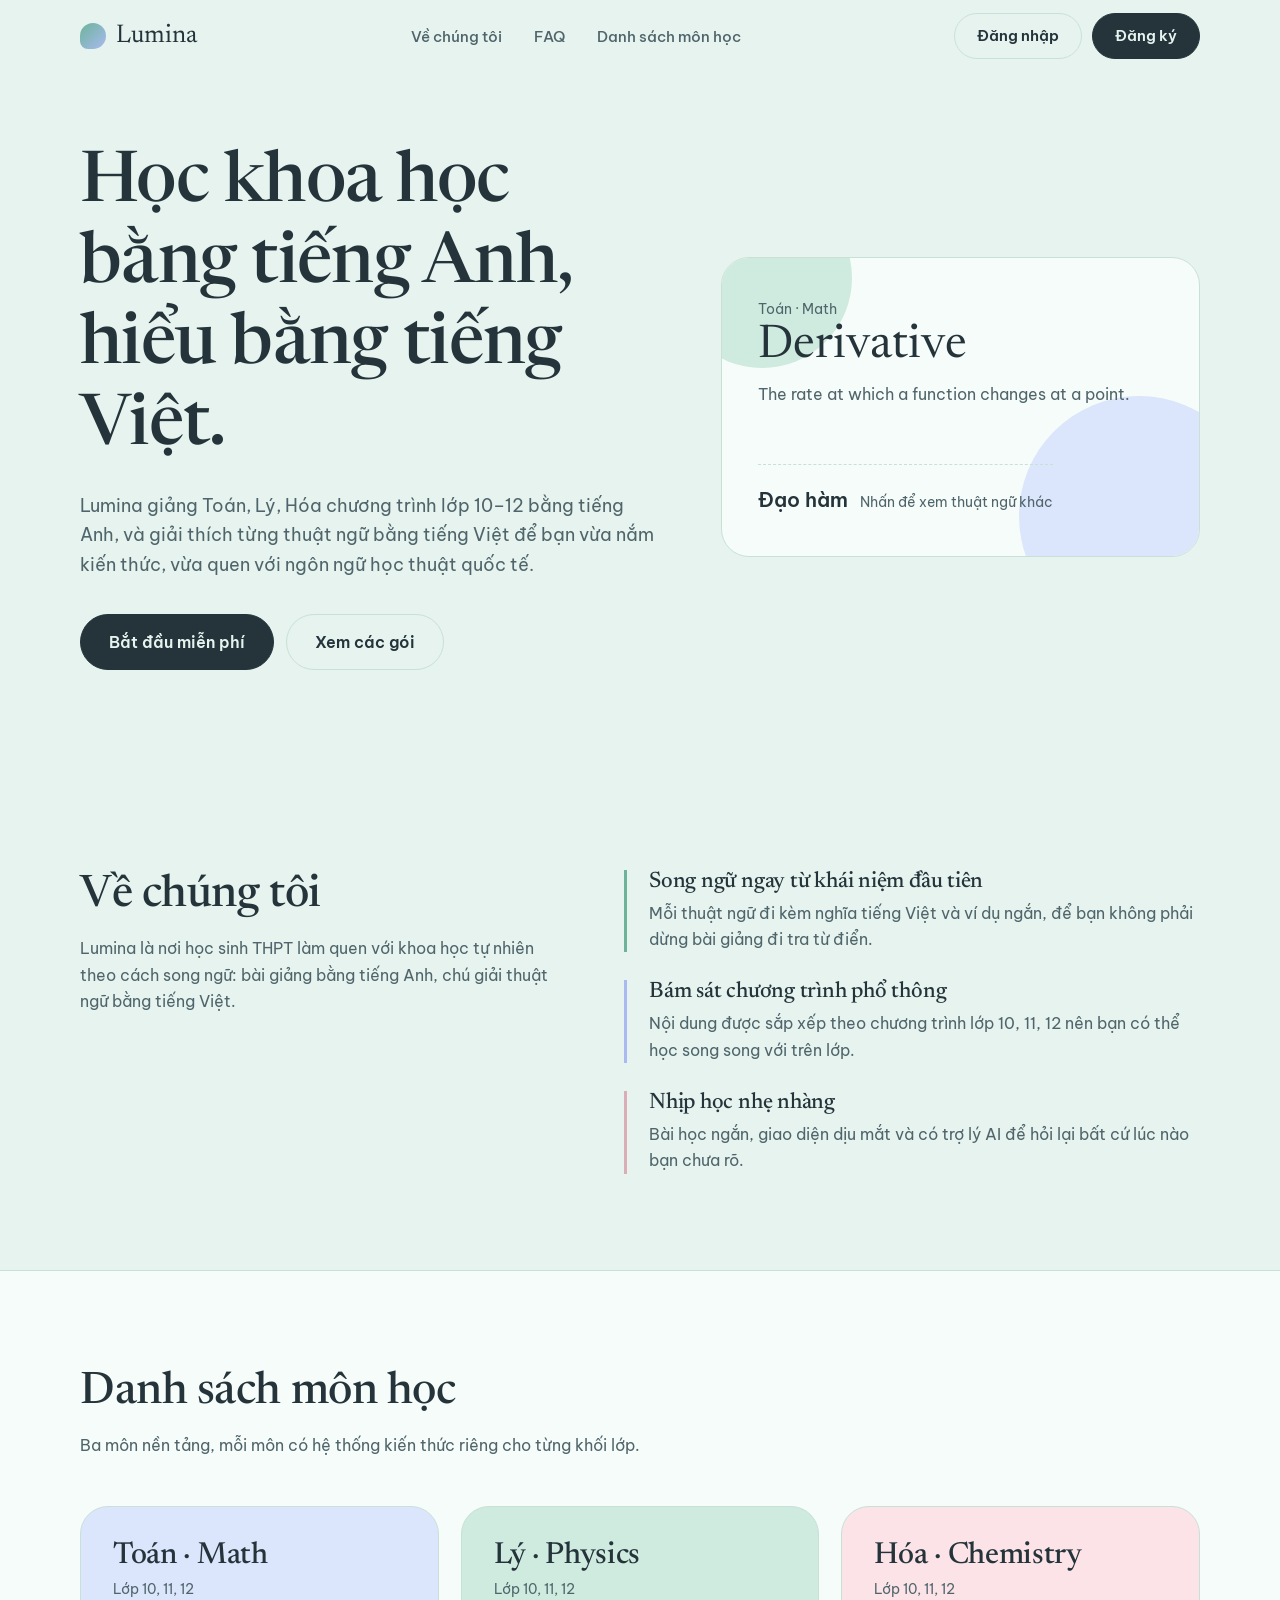
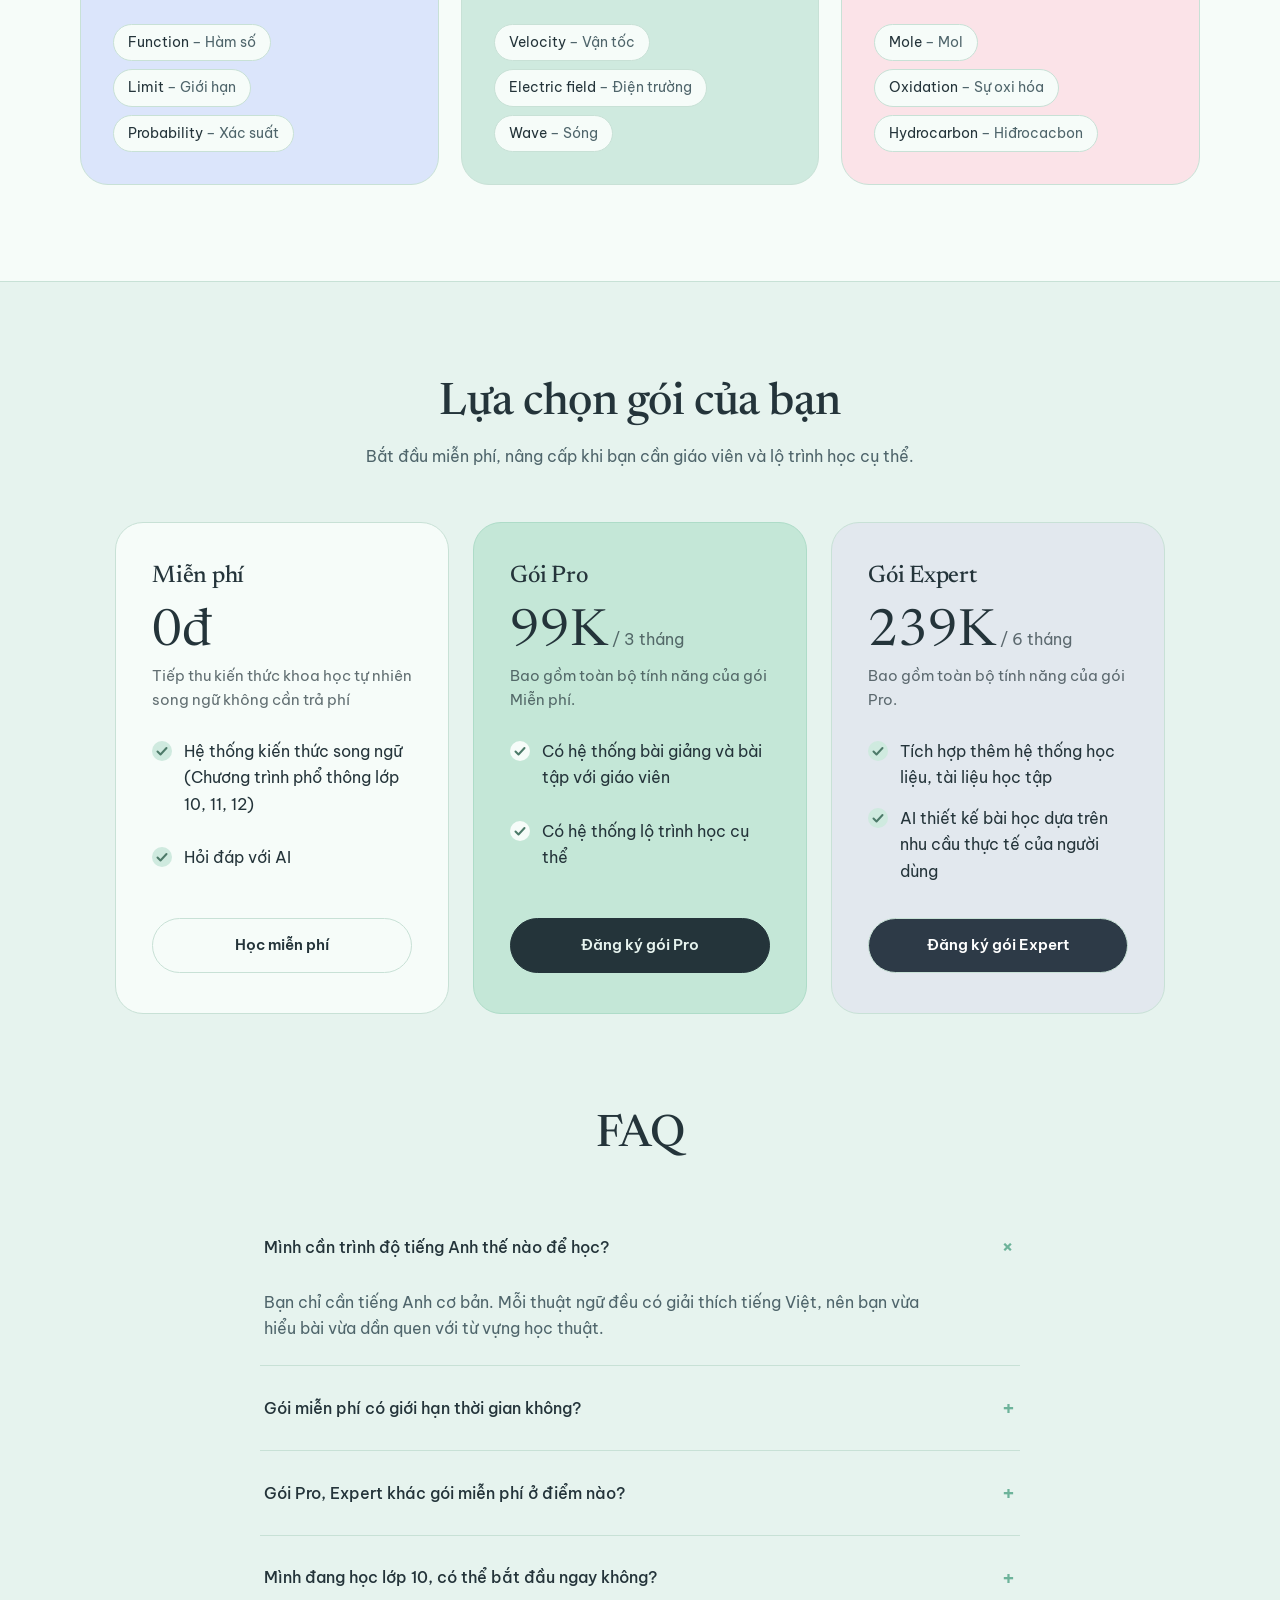
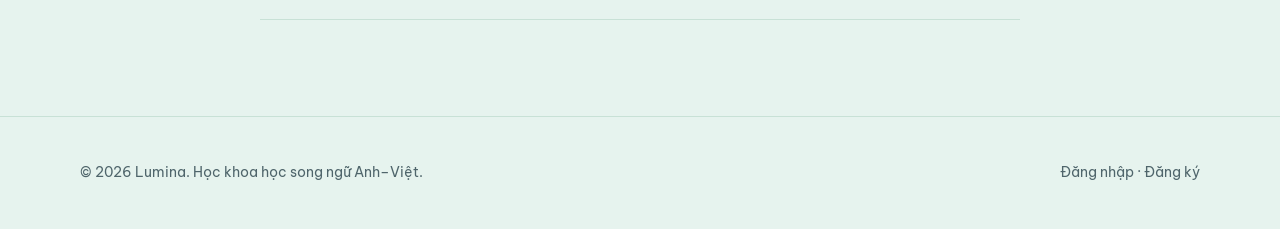
<file: index.html>
<!DOCTYPE html>
<html lang="vi">
<head>
<meta charset="UTF-8">
<meta name="viewport" content="width=device-width, initial-scale=1">
<title>Lumina – Học Toán, Lý, Hóa song ngữ Anh–Việt</title>
<link rel="preconnect" href="https://fonts.googleapis.com">
<link rel="preconnect" href="https://fonts.gstatic.com" crossorigin>
<link href="https://fonts.googleapis.com/css2?family=Be+Vietnam+Pro:wght@400;500;600&family=Newsreader:opsz,wght@6..72,400;6..72,500&display=swap" rel="stylesheet">
<link rel="stylesheet" href="https://vdk-viber-runtime-prod.bot.botpress.host/edge/webchat.css" />
<style>
:root{color-scheme:light;
  --bg:#e6f3ee; --surface:#f6fcf9; --ink:#24343a; --muted:#4f656b;
  --line:#c8e1d6; --sage:#6db39a; --sage-soft:#cfeadf;
  --mist:#a9baf0; --mist-soft:#dbe5fb; --blush:#fbe3e8;
  --focus:#4b6fb3;
  --serif:"Newsreader",Georgia,"Times New Roman",serif;
  --sans:"Be Vietnam Pro",system-ui,-apple-system,"Segoe UI",Roboto,sans-serif;
  --r-lg:28px; --r-md:16px; --r-sm:10px;
}
*{box-sizing:border-box;margin:0;padding:0}
html{scroll-behavior:smooth;scroll-padding-top:84px}
body{font-family:var(--sans);background:var(--bg);color:var(--ink);line-height:1.65;font-size:16px;-webkit-font-smoothing:antialiased}
a{color:inherit;text-decoration:none}
:focus-visible{outline:3px solid var(--focus);outline-offset:3px;border-radius:6px}
.wrap{width:min(1120px,100% - 40px);margin-inline:auto}
h1,h2,h3{font-family:var(--serif);font-weight:500;line-height:1.15;letter-spacing:-.01em}
h2{font-size:clamp(2rem,4vw,2.8rem)}
section{padding:96px 0}
.sub{color:var(--muted);max-width:56ch;margin-top:14px}

/* Header */
header{position:sticky;top:0;z-index:50;background:color-mix(in srgb,var(--bg) 88%,transparent);backdrop-filter:blur(10px);border-bottom:1px solid transparent;transition:border-color .25s}
header.scrolled{border-color:var(--line)}
.nav{display:flex;align-items:center;justify-content:space-between;height:72px;gap:24px}
.logo{font-family:var(--serif);font-size:1.6rem;display:flex;align-items:center;gap:10px}
.logo i{width:26px;height:26px;border-radius:50% 50% 50% 8px;background:linear-gradient(135deg,var(--sage),var(--mist));display:inline-block}
.menu{display:flex;gap:32px;list-style:none}
.menu a{color:var(--muted);font-weight:500;font-size:.95rem;padding:6px 0;border-bottom:2px solid transparent;transition:color .2s,border-color .2s}
.menu a:hover{color:var(--ink);border-color:var(--sage)}
.auth{display:flex;gap:10px;align-items:center}
.btn{display:inline-flex;align-items:center;justify-content:center;padding:10px 22px;border-radius:999px;font-weight:600;font-size:.93rem;border:1.5px solid var(--line);background:transparent;color:var(--ink);cursor:pointer;font-family:inherit;transition:transform .2s,background .2s,border-color .2s}
.btn:hover{border-color:var(--sage);transform:translateY(-1px)}
.btn.solid{background:var(--ink);color:var(--bg);border-color:var(--ink)}
.btn.solid:hover{background:var(--sage);border-color:var(--sage);color:#17302a}
.burger{display:none;background:none;border:1.5px solid var(--line);border-radius:12px;width:44px;height:44px;cursor:pointer;color:var(--ink)}
.burger span,.burger span::before,.burger span::after{display:block;width:18px;height:2px;background:currentColor;margin:auto;position:relative;transition:transform .25s}
.burger span::before,.burger span::after{content:"";position:absolute;left:0}
.burger span::before{top:-6px}.burger span::after{top:6px}

/* Hero */
.hero{padding:72px 0 104px}
.hero-grid{display:grid;grid-template-columns:1.1fr .9fr;gap:56px;align-items:center}
.hero h1{font-size:clamp(2.6rem,6vw,4.4rem)}
.hero p{color:var(--muted);font-size:1.12rem;margin:22px 0 34px;max-width:50ch}
.cta{display:flex;gap:12px;flex-wrap:wrap}
.cta .btn{padding:14px 28px;font-size:1rem}

/* Term card (the one memorable thing) */
.term{position:relative;background:var(--surface);border:1px solid var(--line);border-radius:var(--r-lg);padding:40px 36px;min-height:300px;display:flex;flex-direction:column;justify-content:space-between;cursor:pointer;text-align:left;font:inherit;color:inherit;width:100%;overflow:hidden}
.term::before{content:"";position:absolute;inset:auto -60px -80px auto;width:240px;height:240px;border-radius:50%;background:var(--mist-soft)}
.term::after{content:"";position:absolute;inset:-70px auto auto -50px;width:180px;height:180px;border-radius:50%;background:var(--sage-soft)}
.term>*{position:relative;z-index:1}
.term small{color:var(--muted);font-size:.85rem}
.term .en{font-family:var(--serif);font-size:clamp(2rem,4vw,2.9rem);line-height:1.1}
.term .def{color:var(--muted);margin-top:10px;font-size:.98rem}
.term .vi{margin-top:22px;padding-top:18px;border-top:1px dashed var(--line);display:flex;justify-content:space-between;gap:12px;align-items:baseline}
.term .vi b{font-weight:600;font-size:1.25rem;color:var(--ink)}
.term .vi span{color:var(--muted);font-size:.85rem}
.term.swap .en,.term.swap .vi,.term.swap .def{animation:swap .45s ease}
@keyframes swap{from{opacity:0;transform:translateY(8px)}to{opacity:1;transform:none}}

/* About */
.about-grid{display:grid;grid-template-columns:1fr 1.2fr;gap:64px;align-items:start}
.about-points{display:grid;gap:28px}
.about-points div{padding-left:22px;border-left:3px solid var(--sage)}
.about-points div:nth-child(2){border-color:var(--mist)}
.about-points div:nth-child(3){border-color:#d9aeb6}
.about-points h3{font-size:1.4rem;margin-bottom:4px}
.about-points p{color:var(--muted)}

/* Subjects */
.subjects{background:var(--surface);border-block:1px solid var(--line)}
.sub-grid{display:grid;grid-template-columns:repeat(3,1fr);gap:22px;margin-top:48px}
.subj{border-radius:var(--r-lg);padding:32px;border:1px solid var(--line);background:var(--bg)}
.subj.m{background:var(--mist-soft)}.subj.p{background:var(--sage-soft)}.subj.c{background:var(--blush)}
.subj h3{font-size:1.9rem}
.subj .grades{color:var(--muted);font-size:.9rem;margin:4px 0 22px}
.chips{display:flex;flex-wrap:wrap;gap:8px}
.chip{background:var(--surface);border-radius:999px;padding:6px 14px;font-size:.88rem;border:1px solid var(--line)}
.chip em{font-style:normal;color:var(--muted)}

/* Pricing */
.price-head{text-align:center}
.price-head .sub{margin-inline:auto}
.plans{display:grid;grid-template-columns:repeat(3,minmax(0,1fr));gap:24px;max-width:1050px;margin:52px auto 0}
.plan{background:var(--surface);border:1px solid var(--line);border-radius:var(--r-lg);padding:40px 36px;display:flex;flex-direction:column}
.plan.pro{background:#c4e7d7;color:var(--ink);border-color:#aedcc8}
.plan.expert{

  background-color: rgb(226, 232, 238);

}

.btn.premium{

  background: rgb(45, 58, 71);
  color: white;
  transition: background .2s;


}

.btn.premium:hover{

  background: rgb(92, 101, 110);

}

.plan h3{font-size:1.5rem}
.amount{font-family:var(--serif);font-size:3.2rem;line-height:1;margin:18px 0 4px}
.amount small{font-family:var(--sans);font-size:1rem;opacity:.7}
.plan .note{opacity:.7;font-size:.92rem;margin-bottom:26px}
.plan ul{list-style:none;display:grid;gap:14px;margin-bottom:34px;flex:1}
.plan li{display:flex;gap:12px;align-items:flex-start}
.plan li::before{content:"";flex:none;width:20px;height:20px;margin-top:3px;border-radius:50%;background:var(--sage-soft) url("data:image/svg+xml,%3Csvg xmlns='http://www.w3.org/2000/svg' viewBox='0 0 20 20'%3E%3Cpath d='M5.5 10.5l3 3 6-6.5' fill='none' stroke='%234d7a69' stroke-width='2' stroke-linecap='round' stroke-linejoin='round'/%3E%3C/svg%3E") center/20px}
.plan.pro li::before{background-color:var(--surface)}
.plan .btn{padding:14px}

/* FAQ */
.faq{max-width:760px;margin:44px auto 0}
.faq-title{text-align:center}
details{border-bottom:1px solid var(--line)}
summary{list-style:none;cursor:pointer;padding:22px 4px;font-weight:500;display:flex;justify-content:space-between;gap:20px;align-items:center}
summary::-webkit-details-marker{display:none}
summary::after{content:"+";font-size:1.5rem;color:var(--sage);transition:transform .25s;flex:none}
details[open] summary::after{transform:rotate(45deg)}
details p{padding:0 4px 24px;color:var(--muted);max-width:62ch}

/* Footer */
footer{padding:44px 0;border-top:1px solid var(--line);color:var(--muted);font-size:.9rem}
.foot{display:flex;justify-content:space-between;gap:16px;flex-wrap:wrap}

/* Responsive */
@media (max-width:900px){
  .hero-grid,.about-grid{grid-template-columns:1fr;gap:40px}
  .sub-grid{grid-template-columns:1fr}
  .plans{grid-template-columns:1fr}
  section{padding:72px 0}
  .burger{display:block}
  .menu{position:absolute;top:72px;left:0;right:0;flex-direction:column;gap:0;background:var(--bg);border-bottom:1px solid var(--line);padding:8px 20px 16px;display:none}
  .menu.open{display:flex}
  .menu a{display:block;padding:14px 0}
  .nav{position:relative}
  .auth{margin-left:auto}
}
@media (max-width:480px){
  .auth .btn{padding:8px 14px;font-size:.85rem}
  .logo{font-size:1.35rem}
}
@media (prefers-reduced-motion:reduce){
  html{scroll-behavior:auto}
  *{animation:none!important;transition:none!important}
}
</style>
</head>
<body>

<header id="top">
  <div class="wrap nav">
    <a class="logo" href="#top" aria-label="Lumina"><i></i>Lumina</a>
    <ul class="menu" id="menu">
      <li><a href="#about">Về chúng tôi</a></li>
      <li><a href="#faq">FAQ</a></li>
      <li><a href="#subjects">Danh sách môn học</a></li>
    </ul>
    <div class="auth">
      <a class="btn" href="login.html">Đăng nhập</a>
      <a class="btn solid" href="register.html">Đăng ký</a>
    </div>
    <button class="burger" id="burger" aria-label="Mở menu" aria-expanded="false" aria-controls="menu"><span></span></button>
  </div>
</header>

<main>
  <section class="hero">
    <div class="wrap hero-grid">
      <div>
        <h1>Học khoa học bằng tiếng Anh, hiểu bằng tiếng Việt.</h1>
        <p>Lumina giảng Toán, Lý, Hóa chương trình lớp 10–12 bằng tiếng Anh, và giải thích từng thuật ngữ bằng tiếng Việt để bạn vừa nắm kiến thức, vừa quen với ngôn ngữ học thuật quốc tế.</p>
        <div class="cta">
          <a class="btn solid" href="register.html">Bắt đầu miễn phí</a>
          <a class="btn" href="#plans">Xem các gói</a>
        </div>
      </div>
      <button class="term" id="term" type="button" aria-live="polite" aria-label="Thẻ thuật ngữ song ngữ. Nhấn để xem thuật ngữ tiếp theo">
        <small id="t-subject">Toán · Math</small>
        <div>
          <div class="en" id="t-en">Derivative</div>
          <p class="def" id="t-def">The rate at which a function changes at a point.</p>
        </div>
        <div class="vi"><b id="t-vi">Đạo hàm</b><span>Nhấn để xem thuật ngữ khác</span></div>
      </button>
    </div>
  </section>

  <section id="about">
    <div class="wrap about-grid">
      <div>
        <h2>Về chúng tôi</h2>
        <p class="sub">Lumina là nơi học sinh THPT làm quen với khoa học tự nhiên theo cách song ngữ: bài giảng bằng tiếng Anh, chú giải thuật ngữ bằng tiếng Việt.</p>
      </div>
      <div class="about-points">
        <div><h3>Song ngữ ngay từ khái niệm đầu tiên</h3><p>Mỗi thuật ngữ đi kèm nghĩa tiếng Việt và ví dụ ngắn, để bạn không phải dừng bài giảng đi tra từ điển.</p></div>
        <div><h3>Bám sát chương trình phổ thông</h3><p>Nội dung được sắp xếp theo chương trình lớp 10, 11, 12 nên bạn có thể học song song với trên lớp.</p></div>
        <div><h3>Nhịp học nhẹ nhàng</h3><p>Bài học ngắn, giao diện dịu mắt và có trợ lý AI để hỏi lại bất cứ lúc nào bạn chưa rõ.</p></div>
      </div>
    </div>
  </section>

  <section class="subjects" id="subjects">
    <div class="wrap">
      <h2>Danh sách môn học</h2>
      <p class="sub">Ba môn nền tảng, mỗi môn có hệ thống kiến thức riêng cho từng khối lớp.</p>
      <div class="sub-grid">
        <article class="subj m">
          <h3>Toán · Math</h3>
          <p class="grades">Lớp 10, 11, 12</p>
          <div class="chips">
            <span class="chip">Function <em>– Hàm số</em></span>
            <span class="chip">Limit <em>– Giới hạn</em></span>
            <span class="chip">Probability <em>– Xác suất</em></span>
          </div>
        </article>
        <article class="subj p">
          <h3>Lý · Physics</h3>
          <p class="grades">Lớp 10, 11, 12</p>
          <div class="chips">
            <span class="chip">Velocity <em>– Vận tốc</em></span>
            <span class="chip">Electric field <em>– Điện trường</em></span>
            <span class="chip">Wave <em>– Sóng</em></span>
          </div>
        </article>
        <article class="subj c">
          <h3>Hóa · Chemistry</h3>
          <p class="grades">Lớp 10, 11, 12</p>
          <div class="chips">
            <span class="chip">Mole <em>– Mol</em></span>
            <span class="chip">Oxidation <em>– Sự oxi hóa</em></span>
            <span class="chip">Hydrocarbon <em>– Hiđrocacbon</em></span>
          </div>
        </article>
      </div>
    </div>
  </section>

  <section id="plans">
    <div class="wrap">
      <div class="price-head">
        <h2>Lựa chọn gói của bạn</h2>
        <p class="sub">Bắt đầu miễn phí, nâng cấp khi bạn cần giáo viên và lộ trình học cụ thể.</p>
      </div>
      <div class="plans">
        <article class="plan">
          <h3>Miễn phí</h3>
          <div class="amount">0đ</div>
          <p class="note">Tiếp thu kiến thức khoa học tự nhiên song ngữ không cần trả phí</p>
          <ul>
            <li>Hệ thống kiến thức song ngữ (Chương trình phổ thông lớp 10, 11, 12)</li>
            <li>Hỏi đáp với AI</li>
          </ul>
          <a class="btn" href="register.html?plan=free">Học miễn phí</a>
        </article>
        <article class="plan pro">
          <h3>Gói Pro</h3>
          <div class="amount">99K<small> / 3 tháng</small></div>
          <p class="note">Bao gồm toàn bộ tính năng của gói Miễn phí.</p>
          <ul>
            <li>Có hệ thống bài giảng và bài tập với giáo viên</li>
            <li>Có hệ thống lộ trình học cụ thể</li>
          </ul>
          <a class="btn solid" href="register.html?plan=yearly">Đăng ký gói Pro</a>
        </article>

        <article class="plan expert">
          <h3>Gói Expert</h3>
          <div class="amount">239K<small> / 6 tháng</small></div>
          <p class="note">Bao gồm toàn bộ tính năng của gói Pro.</p>
          <ul>
            <li>Tích hợp thêm hệ thống học liệu, tài liệu học tập</li>
            <li>AI thiết kế bài học dựa trên nhu cầu thực tế của người dùng</li>
          </ul>
          <a class="btn premium" href="register.html?plan=yearly">Đăng ký gói Expert</a>
        </article>

      </div>
    </div>
  </section>

  <section id="faq" style="padding-top:0">
    <div class="wrap">
      <h2 class="faq-title" style="text-align:center">FAQ</h2>
      <div class="faq">
        <details name="faq" open>
          <summary>Mình cần trình độ tiếng Anh thế nào để học?</summary>
          <p>Bạn chỉ cần tiếng Anh cơ bản. Mỗi thuật ngữ đều có giải thích tiếng Việt, nên bạn vừa hiểu bài vừa dần quen với từ vựng học thuật.</p>
        </details>
        <details name="faq">
          <summary>Gói miễn phí có giới hạn thời gian không?</summary>
          <p>Không. Bạn dùng hệ thống kiến thức song ngữ và hỏi đáp với AI miễn phí, không có thời hạn.</p>
        </details>
        <details name="faq">
          <summary>Gói Pro, Expert khác gói miễn phí ở điểm nào?</summary>
          <p>Gói Pro, Expert có thêm hệ thống bài giảng và bài tập với giáo viên, cùng lộ trình học cụ thể cho từng mục tiêu của bạn.</p>
        </details>
        <details name="faq">
          <summary>Mình đang học lớp 10, có thể bắt đầu ngay không?</summary>
          <p>Có. Nội dung chia theo lớp 10, 11, 12 nên bạn chọn đúng khối lớp của mình và học theo nhịp riêng.</p>
        </details>
      </div>
    </div>
  </section>
</main>

<footer>
  <div class="wrap foot">
    <span>© 2026 Lumina. Học khoa học song ngữ Anh–Việt.</span>
    <span><a href="login.html">Đăng nhập</a> · <a href="register.html">Đăng ký</a></span>
  </div>
</footer>

<script>
// Đã đăng nhập thì chuyển sang giao diện dashboard
try{ if(Object.keys(localStorage).some(k=>/^sb-.*-auth-token$/.test(k))) location.replace('dashboard.html'); }catch(e){}

// Header shadow on scroll
const header = document.querySelector('header');
addEventListener('scroll', () => header.classList.toggle('scrolled', scrollY > 8), {passive:true});

// Mobile menu
const burger = document.getElementById('burger'), menu = document.getElementById('menu');
const setMenu = open => { menu.classList.toggle('open', open); burger.setAttribute('aria-expanded', open); };
burger.addEventListener('click', () => setMenu(!menu.classList.contains('open')));
menu.addEventListener('click', e => { if (e.target.tagName === 'A') setMenu(false); });
addEventListener('keydown', e => { if (e.key === 'Escape') setMenu(false); });

// Bilingual term card
const terms = [
  {s:'Toán · Math', en:'Derivative', def:'The rate at which a function changes at a point.', vi:'Đạo hàm'},
  {s:'Lý · Physics', en:'Acceleration', def:'The rate at which velocity changes over time.', vi:'Gia tốc'},
  {s:'Hóa · Chemistry', en:'Catalyst', def:'A substance that speeds up a reaction without being used up.', vi:'Chất xúc tác'},
  {s:'Toán · Math', en:'Probability', def:'A measure of how likely an event is to occur.', vi:'Xác suất'},
  {s:'Lý · Physics', en:'Wavelength', def:'The distance between two consecutive peaks of a wave.', vi:'Bước sóng'},
  {s:'Hóa · Chemistry', en:'Molar mass', def:'The mass of one mole of a substance.', vi:'Khối lượng mol'}
];
let i = 0;
const card = document.getElementById('term');
const f = {s:'t-subject', en:'t-en', def:'t-def', vi:'t-vi'};
function showTerm(){
  i = (i + 1) % terms.length;
  for (const k in f) document.getElementById(f[k]).textContent = terms[i][k];
  card.classList.remove('swap'); void card.offsetWidth; card.classList.add('swap');
}
card.addEventListener('click', showTerm);
</script>
<script src="https://vdk-viber-runtime-prod.bot.botpress.host/edge/webchat.js"></script>
<script>
  fetch("https://vdk-viber-runtime-prod.bot.botpress.host/edge/bots/2b259095-98e1-4272-8cbc-07e13dde99de/config")
    .then((res) => res.json())
    .then(({ webchat }) =>
      VdkEdgeWebchat.mount({ ...webchat, mode: "bubble", baseUrl: "https://vdk-viber-runtime-prod.bot.botpress.host", botId: "2b259095-98e1-4272-8cbc-07e13dde99de" })
    )
</script>
</body>
</html>
</file>
